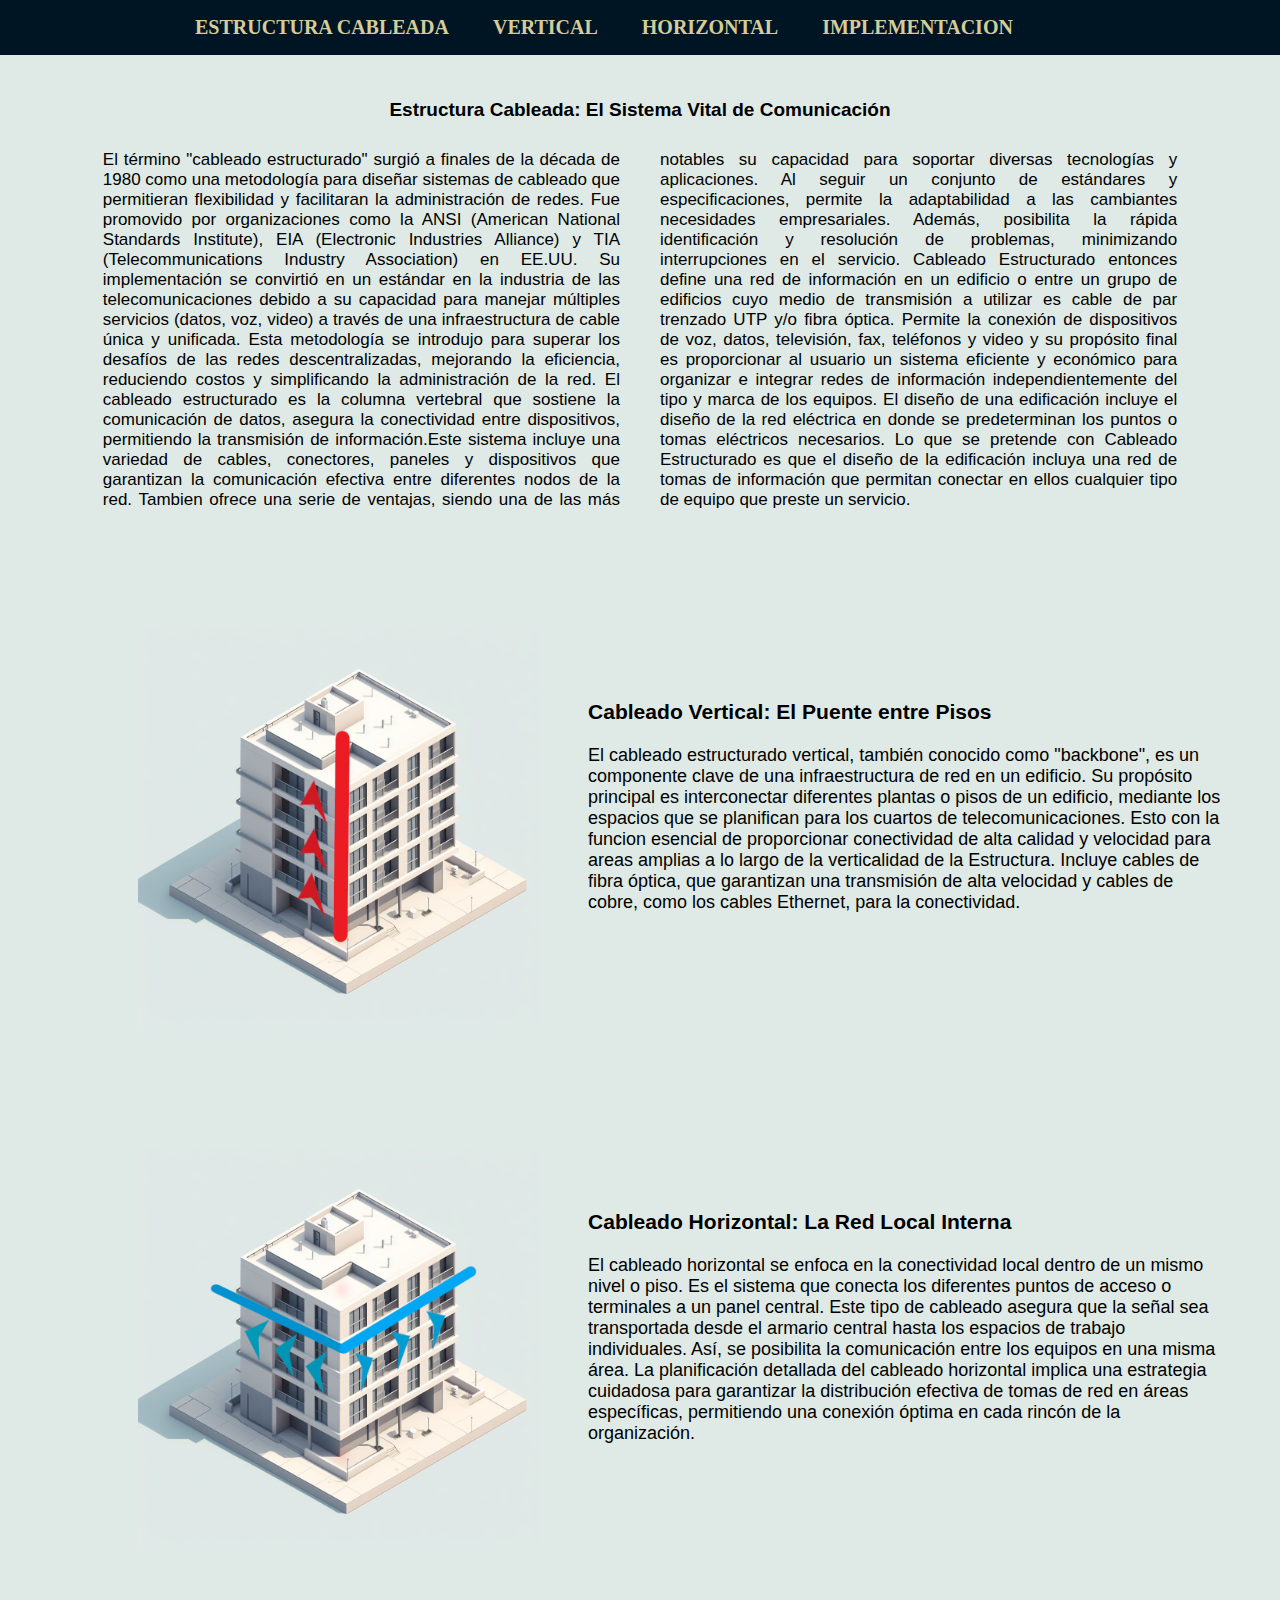
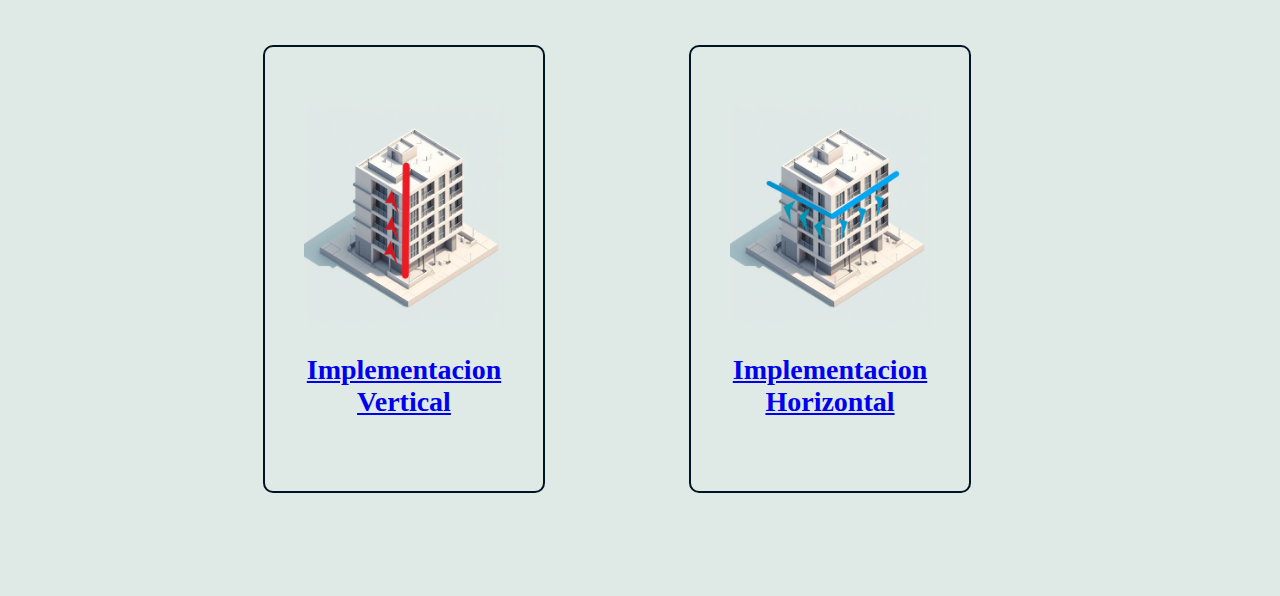
<file: index.html>
<!DOCTYPE html>
<html>
<head>
    <meta charset="UTF-8">
    <title>Cableado Estructurado</title>
    <link rel="icon" href="Redes/Imagenes/Estructure.jfif" type="ventana_imag">
    <link rel="stylesheet" href="Red.css"> 
</head>
<body>
    <header>
        <div class="Menu">
            <nav>
                <ul class="navegacion">
                    <li><a href="#Estructura Cableada">Estructura Cableada</a></li>
                    <li><a href="#Vertical">Vertical</a></li>
                    <li><a href="#Horizontal">Horizontal</a></li>
                    <li><a href="#Implementacion">Implementacion</a></li>
                </ul>
            </nav>
        </div>
    </header>
    <main>
        <section id="Estructura Cableada" class="section"> 
            <div class="Estructura Cableada">
                <h3 class="Par"><strong>Estructura Cableada: El Sistema Vital de Comunicación</strong></h3>
                <p class="parrafcableado">
                    El término <strong class="neg">"cableado estructurado"</strong> surgió a finales de la década de 1980 como una <strong class="neg">metodología para diseñar sistemas de cableado que permitieran flexibilidad y facilitaran la administración de redes.</strong> Fue promovido por organizaciones como la ANSI (American National Standards Institute), EIA (Electronic Industries Alliance) y TIA (Telecommunications Industry Association) en EE.UU.
        
                    Su implementación se convirtió en un estándar en la industria de las telecomunicaciones debido a su capacidad para manejar múltiples servicios (datos, voz, video) a través de una infraestructura de cable única y unificada. Esta metodología se introdujo para superar los desafíos de las redes descentralizadas, mejorando la eficiencia, reduciendo costos y simplificando la administración de la red.

                    El cableado estructurado es la columna vertebral que sostiene la comunicación de datos, asegura la conectividad entre dispositivos, permitiendo la transmisión de información.Este sistema incluye una variedad de cables, conectores, paneles y dispositivos que garantizan la comunicación efectiva entre diferentes nodos de la red.
        
                    Tambien ofrece una serie de ventajas, siendo una de las más notables su capacidad para soportar diversas tecnologías y aplicaciones. Al seguir un conjunto de estándares y especificaciones, permite la adaptabilidad a las cambiantes necesidades empresariales. Además, posibilita la rápida identificación y resolución de problemas, minimizando interrupciones en el servicio.
        
                    Cableado Estructurado entonces define una red de información en un edificio o entre un grupo de edificios cuyo medio de transmisión a utilizar es cable de par trenzado UTP y/o fibra óptica. Permite la conexión de dispositivos de voz, datos, televisión, fax, teléfonos y video y su propósito final es proporcionar al usuario un sistema eficiente y económico para organizar e integrar redes de información independientemente del tipo y marca de los equipos.
                    El diseño de una edificación incluye el diseño de la red eléctrica en donde se predeterminan los puntos o tomas eléctricos necesarios. Lo que se pretende con Cableado Estructurado es que el diseño de la edificación incluya una red de tomas de información que permitan conectar en ellos cualquier tipo de equipo que preste un servicio.
                </p>
            </div>


        </section>
        <section id="Vertical" class="section">
            <div class="contenido">
                <img src="Redes/Imagenes/Estructure - copia.jfif" type="Edificio" class="Edificio">
                <div class="contenedor-del-párrafo">
                    <p><h3>Cableado Vertical: El Puente entre Pisos</h3>El cableado estructurado vertical, también conocido como "backbone", es un componente clave de una infraestructura de red en un edificio. Su propósito principal es interconectar diferentes plantas o pisos de un edificio, mediante los espacios que se planifican para los cuartos de telecomunicaciones. Esto con la funcion esencial de proporcionar conectividad de alta calidad y velocidad para areas amplias a lo largo de la verticalidad de la Estructura. Incluye cables de fibra óptica, que garantizan una transmisión de alta velocidad y cables de cobre, como los cables Ethernet, para la conectividad.</p>
                </div>
            </div>
        </section>
        <section id="Horizontal" class="section">
            <div class="contenido">
                <img src="Redes/Imagenes/Estructure - Horizontal.jfif" type="Edificio" class="Edificio">
                <div class="contenedor-del-párrafo">
                    <p><h3>Cableado Horizontal: La Red Local Interna</h3> El cableado horizontal se enfoca en la conectividad local dentro de un mismo nivel o piso. Es el sistema que conecta los diferentes puntos de acceso o terminales a un panel central. Este tipo de cableado asegura que la señal sea transportada desde el armario central hasta los espacios de trabajo individuales. Así, se posibilita la comunicación entre los equipos en una misma área.

                        La planificación detallada del cableado horizontal implica una estrategia cuidadosa para garantizar la distribución efectiva de tomas de red en áreas específicas, permitiendo una conexión óptima en cada rincón de la organización.</p>
                </div>
            </div>
        </section>
        <section id="Implementacion" class="section">
            <ul class="Opciones-cableado">
                <li>
                    <a href="Implementacion-vertical.html">
                        <div class="panel-experto">
                            <img src="Redes/Imagenes/Estructure - copia.jfif" alt="Vertical" class="imagen-cable">
                            <h2>Implementacion Vertical</h2>                            
                        </div>
                    </a>
                </li>
                <li>
                    <a href="Implementacion-horizontal.html">
                        <div class="panel-experto">
                            <img src="Redes/Imagenes/Estructure - Horizontal.jfif" alt="Vertical" class="imagen-cable">
                            <h2>Implementacion Horizontal</h2>                            
                        </div>
                    </a>
                </li>
            </ul>
        </section>
    </main>  
</body>
</html>
</file>
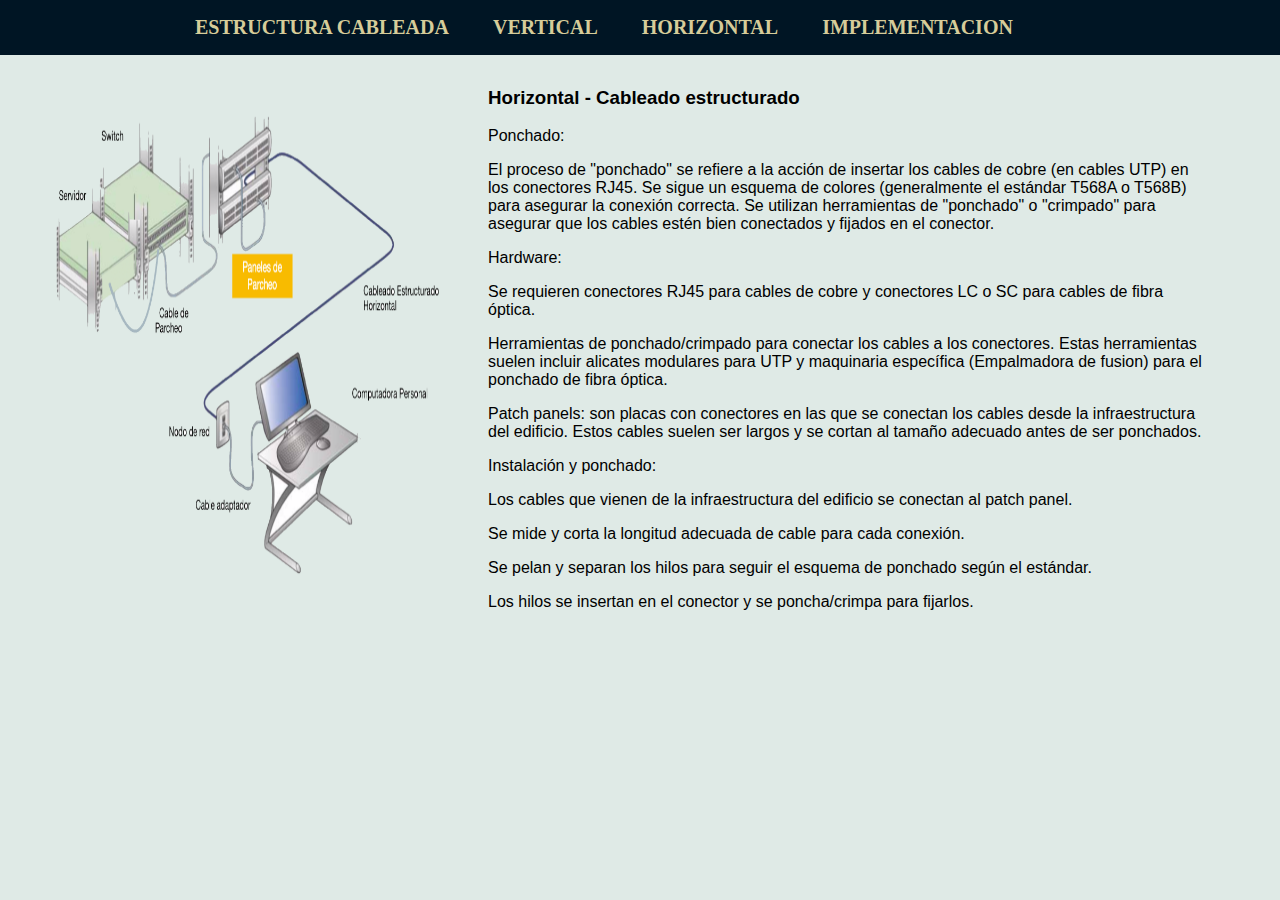
<file: Implementacion-horizontal.html>
<!DOCTYPE html>
<html>
<head>
    <meta charset="UTF-8">
    <title>Cableado Estructurado</title>
    <link rel="icon" href="Redes/Imagenes/Estructure.jfif" type="ventana_imag">
    <link rel="stylesheet" href="Red.css">    
</head>
<body>
    <header>
        <div class="Menu">
            <nav>
                <ul class="navegacion">
                    <li><a href="index.html">Estructura Cableada</a></li>
                    <li><a href="Implementacion-vertical.html">Vertical</a></li>
                    <li><a href="#Horizontal">Horizontal</a></li>
                    <li><a href="index.html">Implementacion</a></li>
                </ul>
            </nav>
        </div>
    </header>
    <img src="Redes/Imagenes/red-basica-1.png" alt="Imagen" class="ImgIA"/>
    <div class="content">
        <h3>Horizontal - Cableado estructurado</h3>
        <p><strong>Ponchado:</strong> </p>
        <p>El proceso de "ponchado" se refiere a la acción de insertar los cables de cobre (en cables UTP) en los conectores RJ45. Se sigue un esquema de colores (generalmente el estándar T568A o T568B) para asegurar la conexión correcta. Se utilizan herramientas de "ponchado" o "crimpado" para asegurar que los cables estén bien conectados y fijados en el conector.</p>    
        <p><strong>Hardware:</strong></p>
        <p>Se requieren conectores RJ45 para cables de cobre y conectores LC o SC para cables de fibra óptica.</p>
        <p>Herramientas de ponchado/crimpado para conectar los cables a los conectores. Estas herramientas suelen incluir alicates modulares para UTP y maquinaria específica (Empalmadora de fusion) para el ponchado de fibra óptica.</p>
        <p>Patch panels: son placas con conectores en las que se conectan los cables desde la infraestructura del edificio. Estos cables suelen ser largos y se cortan al tamaño adecuado antes de ser ponchados.</p>
        <p><strong>Instalación y ponchado:</strong></p> 
        <p>Los cables que vienen de la infraestructura del edificio se conectan al patch panel.</p>
        <p>Se mide y corta la longitud adecuada de cable para cada conexión.</p>
        <p>Se pelan y separan los hilos para seguir el esquema de ponchado según el estándar.</p>
        <p>Los hilos se insertan en el conector y se poncha/crimpa para fijarlos.</p>
    </div>
</body>
</html>
</file>
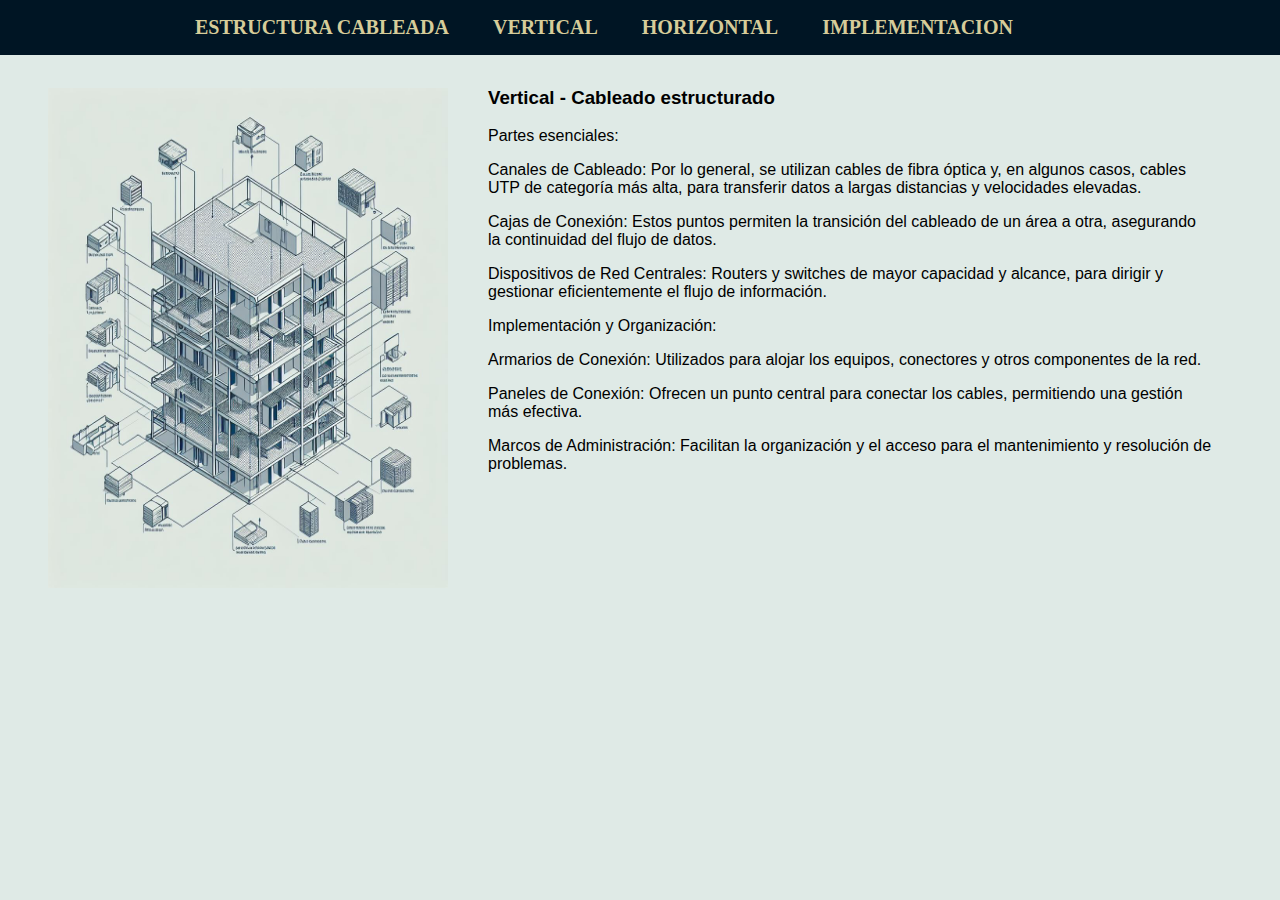
<file: Implementacion-vertical.html>
<!DOCTYPE html>
<html>
<head>
    <meta charset="UTF-8">
    <title>Cableado Estructurado</title>
    <link rel="icon" href="Redes/Imagenes/Estructure.jfif" type="ventana_imag">
    <link rel="stylesheet" href="Red.css">    
</head>
<body>
    <header>
        <div class="Menu">
            <nav>
                <ul class="navegacion">
                    <li><a href="index.html">Estructura Cableada</a></li>
                    <li><a href="Implementacion-vertical.html">Vertical</a></li>
                    <li><a href="#Horizontal">Horizontal</a></li>
                    <li><a href="index.html">Implementacion</a></li>
                </ul>
            </nav>
        </div>
    </header>
    <img src="Redes/Imagenes/OIG (1).jfif" alt="Imagen" class="ImgIA"/>
    <div class="content">
        <h3>Vertical - Cableado estructurado</h3>
        <p><strong>Partes esenciales:</strong> </p>
        <p>Canales de Cableado: Por lo general, se utilizan cables de fibra óptica y, en algunos casos, cables UTP de categoría más alta, para transferir datos a largas distancias y velocidades elevadas.</p>
        <p>Cajas de Conexión: Estos puntos permiten la transición del cableado de un área a otra, asegurando la continuidad del flujo de datos.</p>
        <p>Dispositivos de Red Centrales: Routers y switches de mayor capacidad y alcance, para dirigir y gestionar eficientemente el flujo de información.</p>    
        <p><strong>Implementación y Organización:</strong></p>
        <p>Armarios de Conexión: Utilizados para alojar los equipos, conectores y otros componentes de la red.</p>
        <p>Paneles de Conexión: Ofrecen un punto central para conectar los cables, permitiendo una gestión más efectiva.</p>
        <p>Marcos de Administración: Facilitan la organización y el acceso para el mantenimiento y resolución de problemas.</p>
    </div>
</body>
</html>
</file>
<file: Red.css>
body {
    background-color: #dfeae6; 
}
header {
    background-color: #001524;
    position: fixed;
    top: 0;
    left: 0;
    right: 0;
    z-index: 100;
}

.Menu {
    width: 100%;
    position: relative;
}

.Par{
    padding-top: 80px;
    text-align: center;
    font: 1em sans-serif;
    font-size: 19px;
}

.parrafcableado {
    width: 85%;
    padding-top: 10px;
    margin: 0 auto;
    text-align: justify;
    font-family: 'Segoe UI', Tahoma, Geneva, Verdana, sans-serif;
    font-size: 17px;
    font-weight: lighter;
    column-count: 2;
    column-gap: 40px; /* Este es el margen entre las columnas */
}
.neg{
    font-size: 17px;
    font-weight: bolder;
}

nav {
    position: center;
    top: 2px;
    margin-left: 135px;
}

nav li {
    display: inline;
    margin: 20px;
}

nav a {
    text-transform: uppercase;
    color: #D6CC99;
    font-weight: bold;
    font-size: 20px;
    text-decoration: none;
}

nav a:hover {
    color: #FDE5D4;
    text-decoration: underline;
}

.contenido {
    display: flex;
    align-items: center;
    margin-right: 50px;
}

.Edificio {
    margin-top: 120px;
    margin-left: 130px;
    max-width: 400px;
    height: auto;
    margin-right: 50px;
}

.contenedor-del-párrafo {
    margin-top: 70px;
    word-wrap: break-word;
    font-family: 'Segoe UI', Tahoma, Geneva, Verdana, sans-serif;
    font-size: 18px;
    font-weight: lighter;
}
.Opciones-cableado {
    
    width: 940px;
    margin: 0px 130px;
    padding: 55px;
}

.Opciones-cableado li {
    display: inline-block;
    text-align: center;
    width: 30%;
    vertical-align: top;
    margin: 40px 70px;
    padding: 50px 20px;
    box-sizing: border-box;
    border: 2px solid #001524;
    border-radius: 10px;
}

.Opciones-cableado li:hover {
    border-color: #D6CC99;
}

.Opciones-cableados li:active {
    border-color: #D6CC99;
}

.Opciones-cableado h2 {
    font-size: 28px;
    font-weight: bold;
}

.Opciones-cableado li:hover h2 {
    font-size: 32px;
}
.imagen-cable{
    margin-top: 10px;
    margin-left: 10px;
    max-width: 200px;
    height: 220px;
    margin-right: 10px;
}
.content {
    padding: 60px;
    font-family: 'Segoe UI', Tahoma, Geneva, Verdana, sans-serif;
    font-weight: lighter;
}

.ImgIA{
    float: left;
    padding: 80px 40px ;
    width: 400px; 
    height: 500px; 
}
</file>
